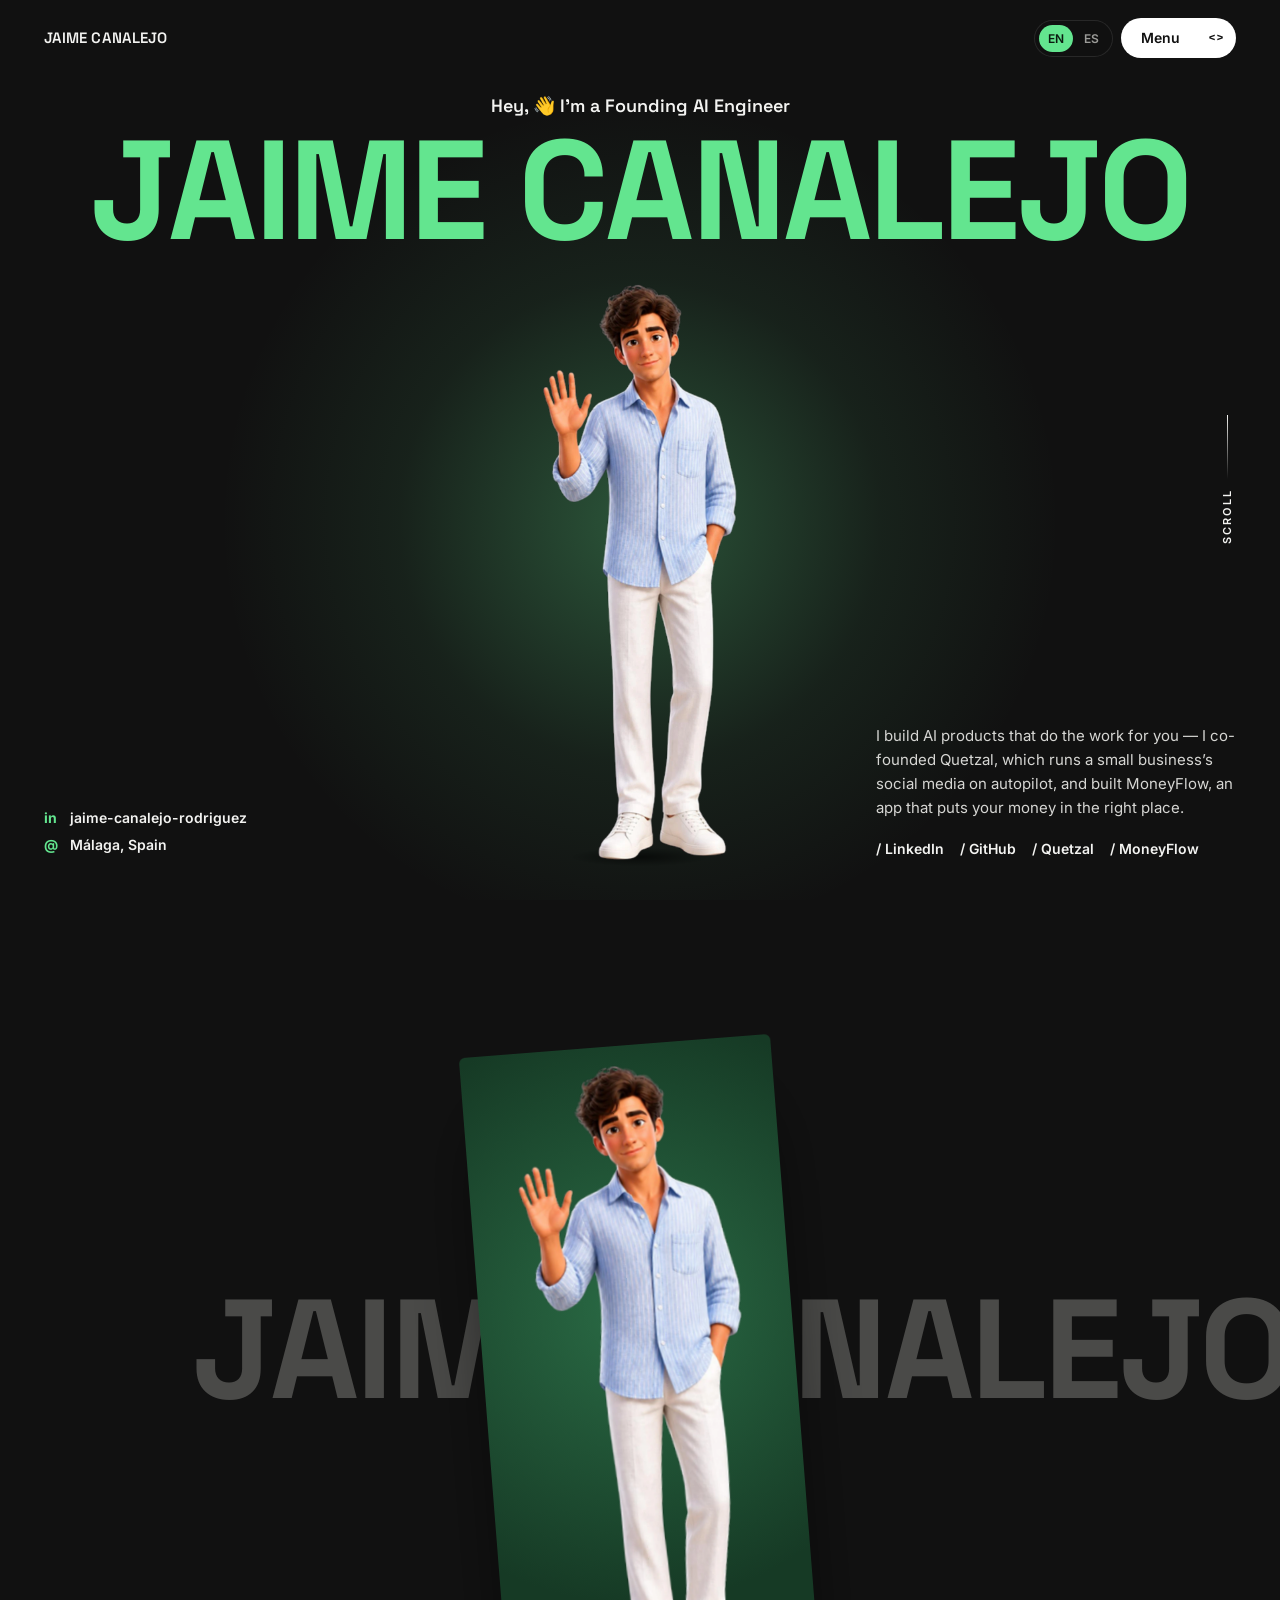
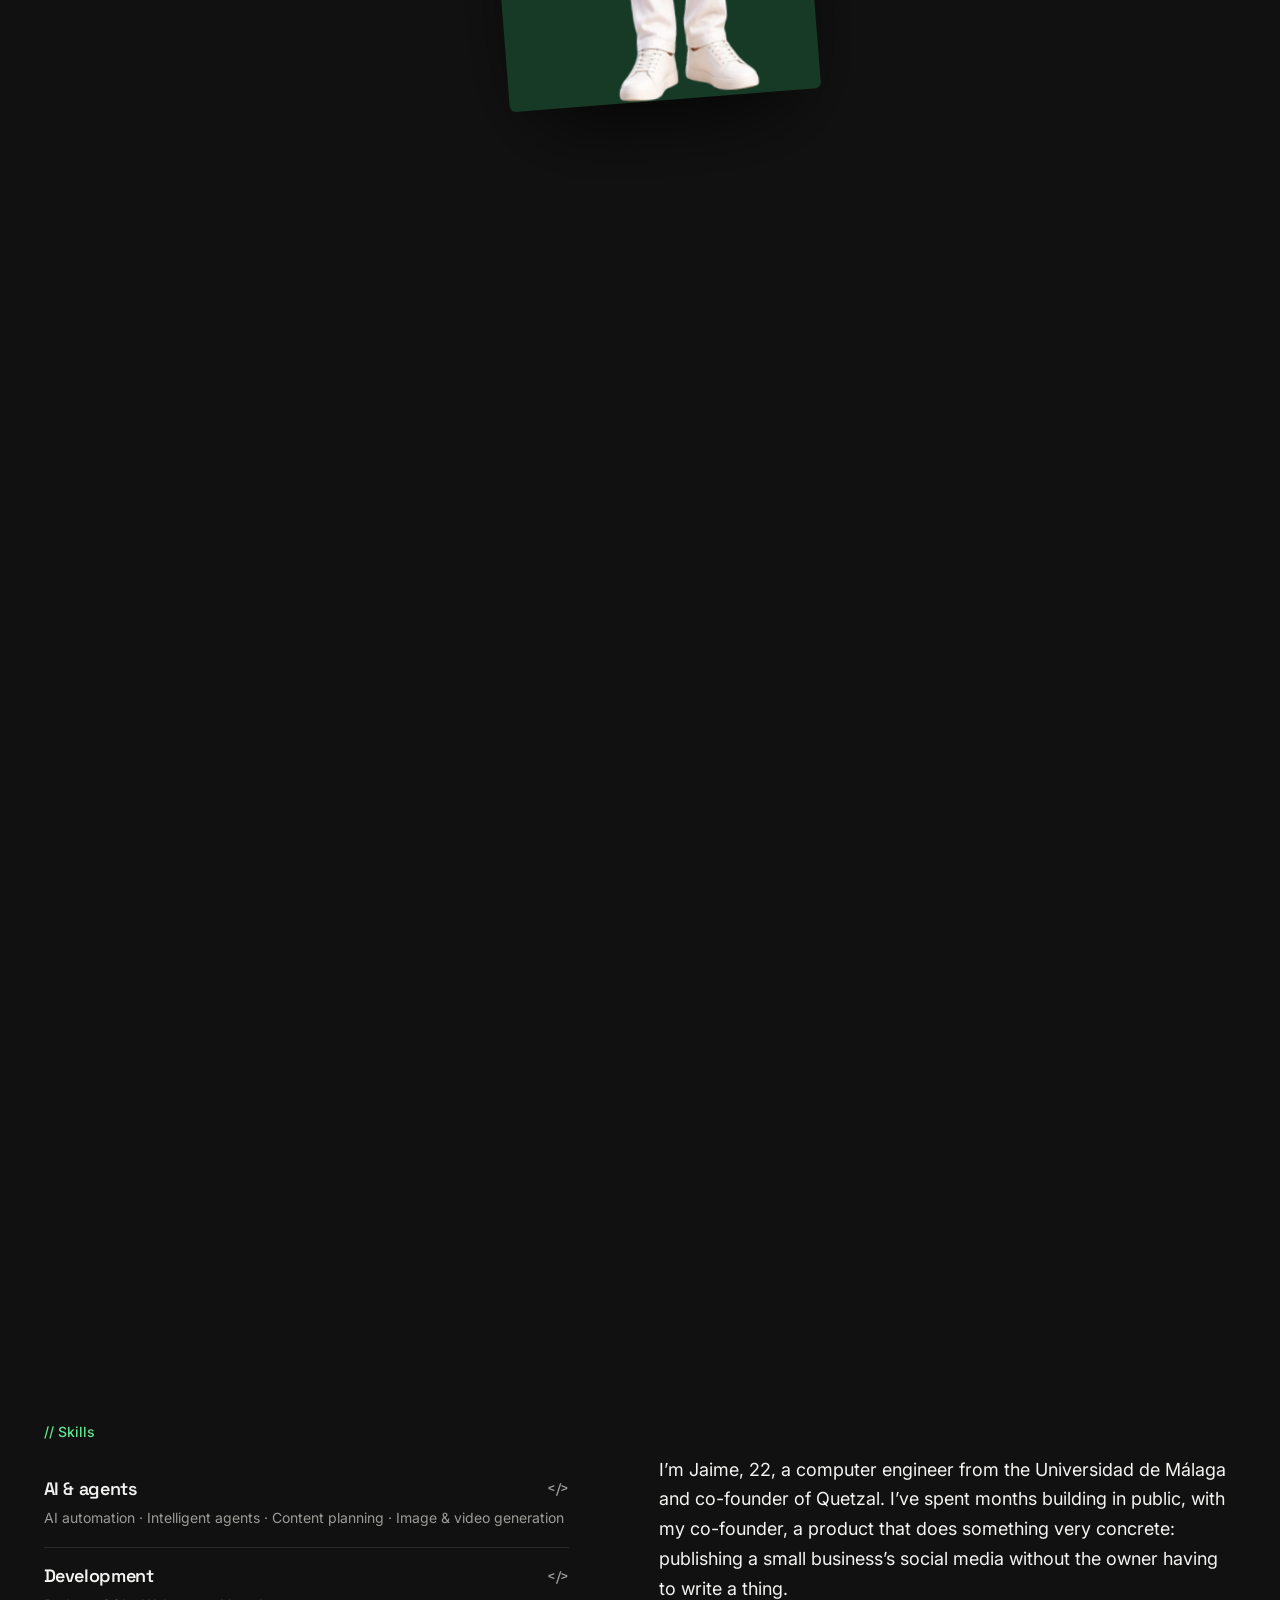
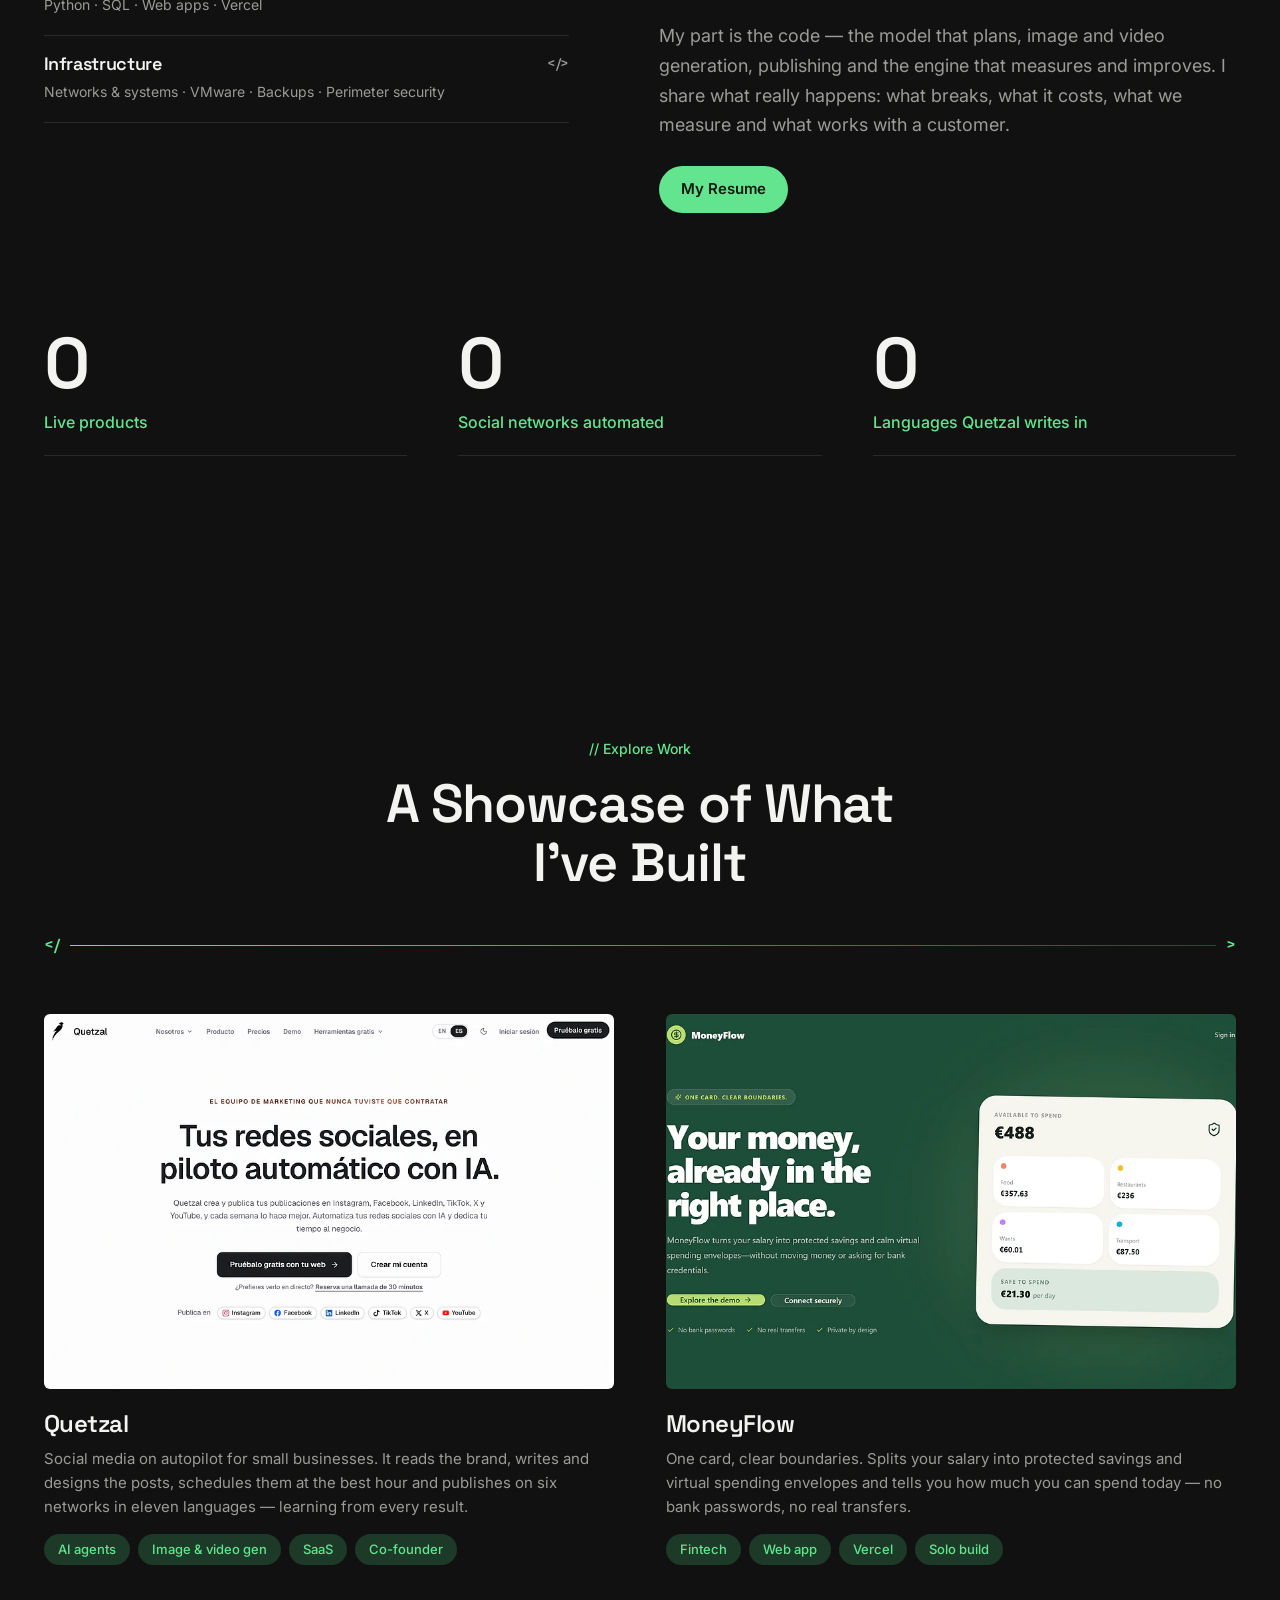
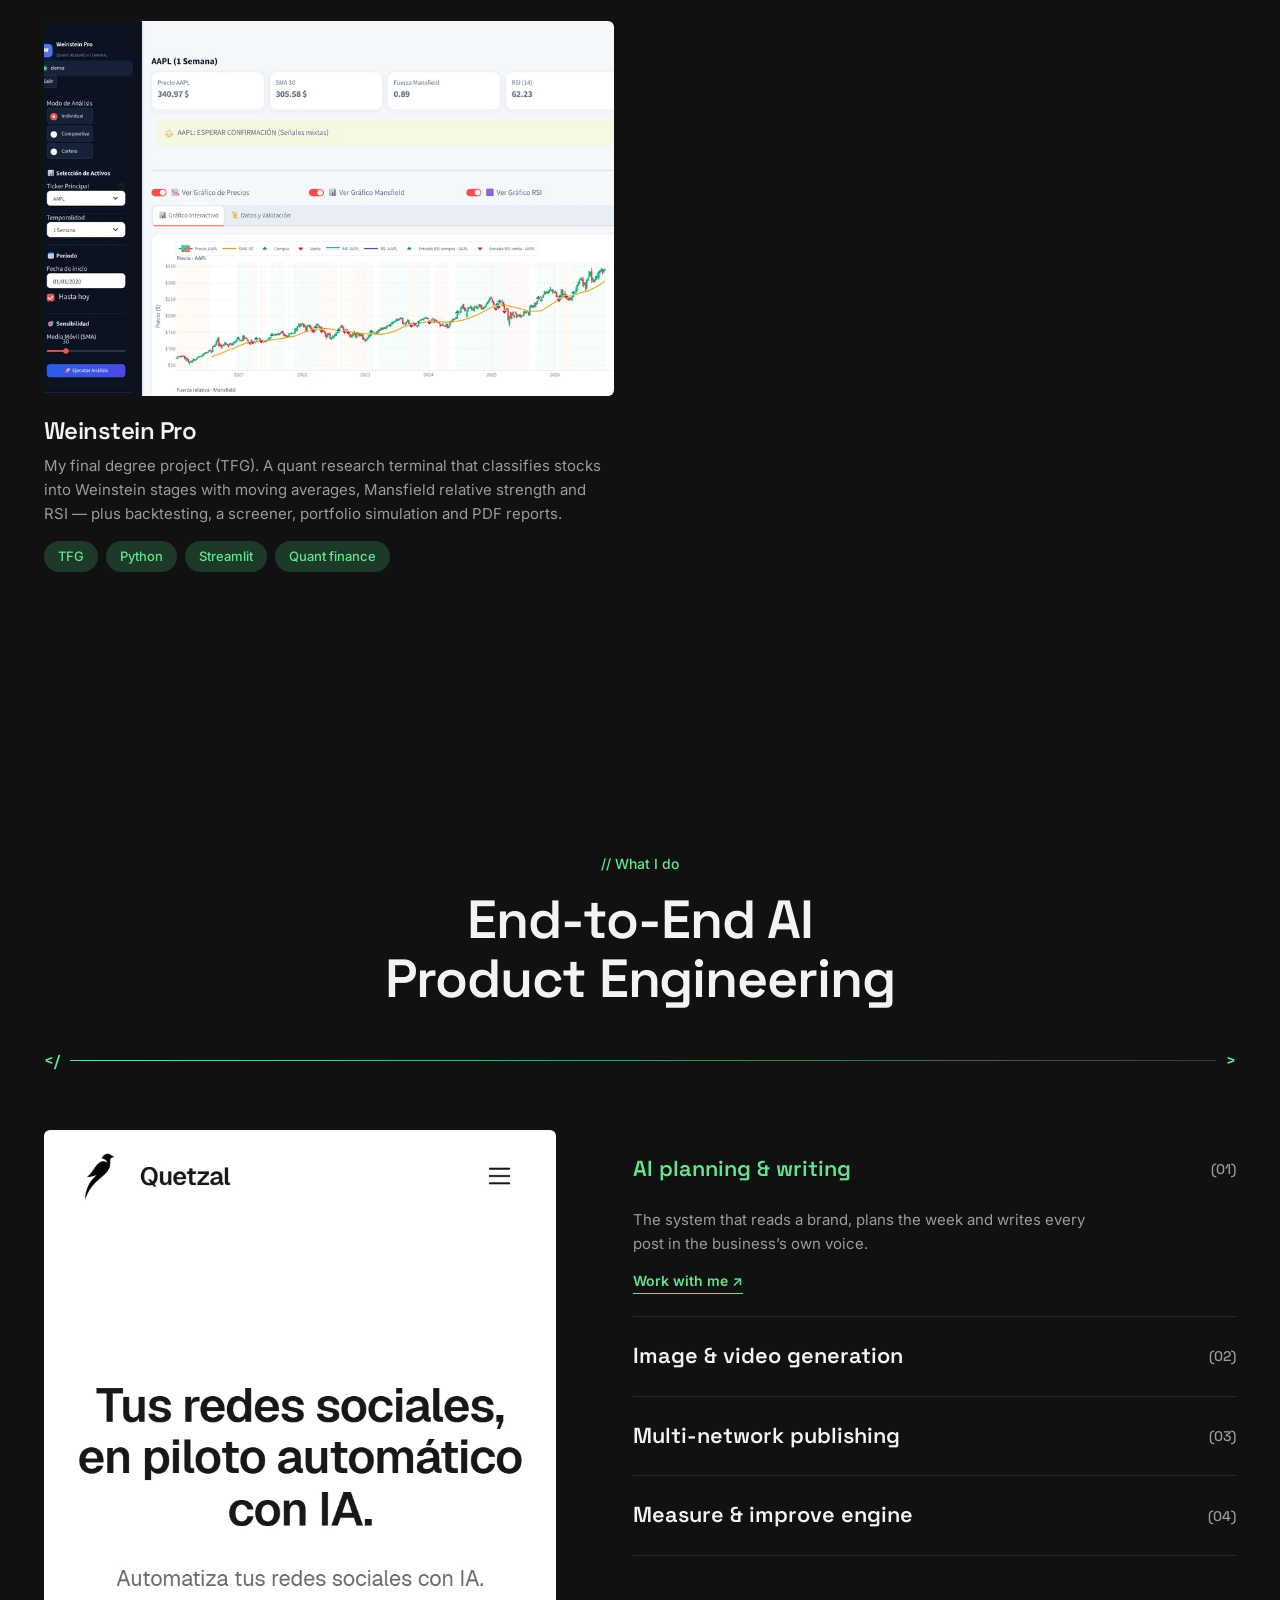
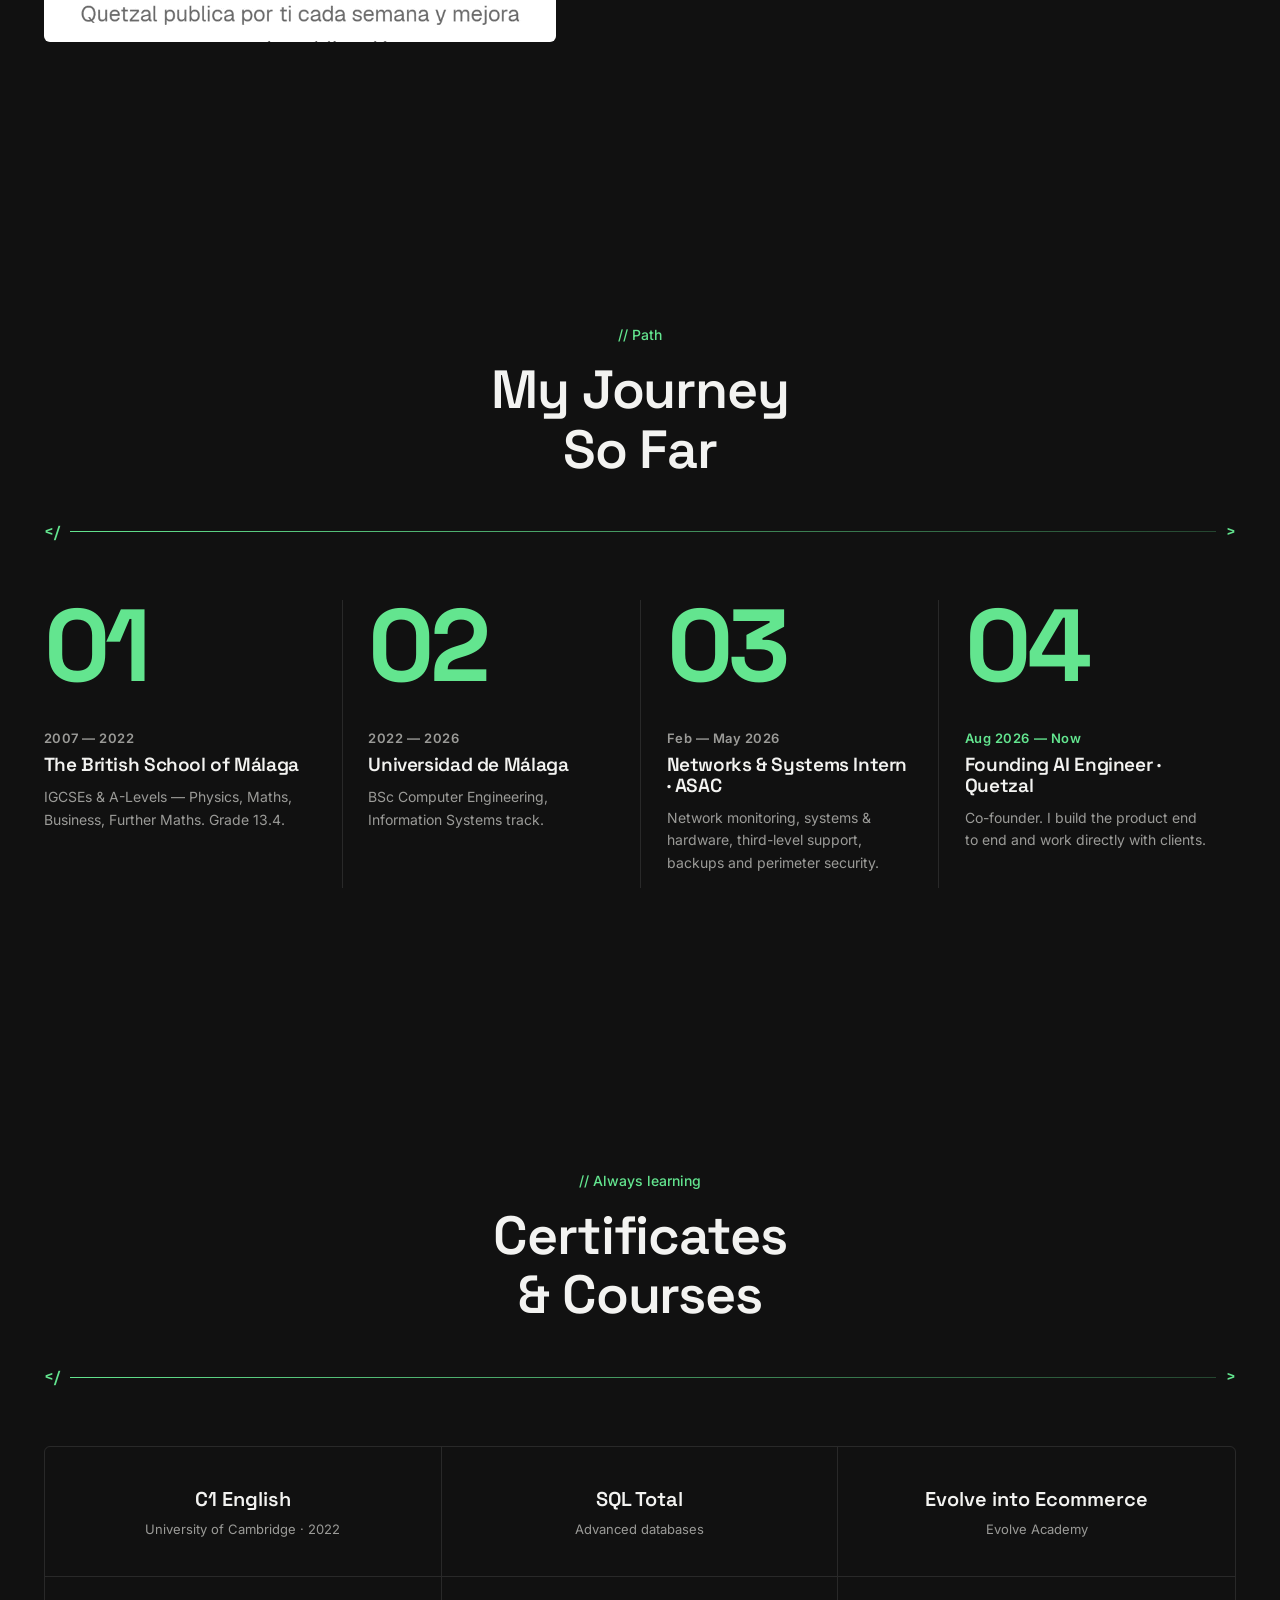
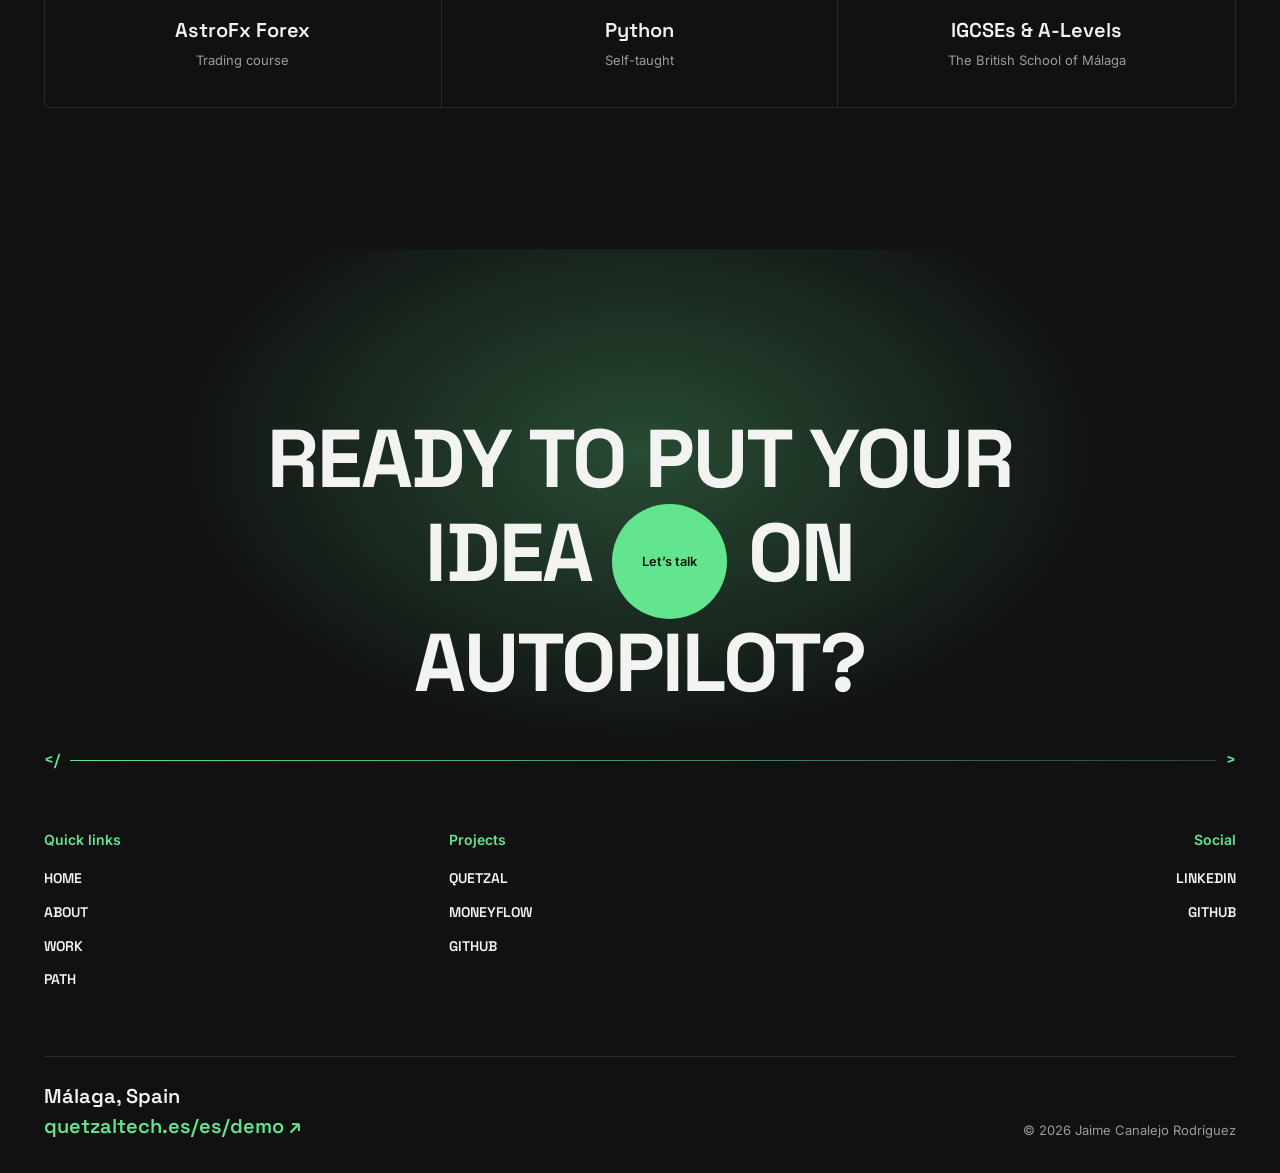
<file: index.html>
<!doctype html>
<html lang="en">
<head>
  <meta charset="utf-8">
  <meta name="viewport" content="width=device-width, initial-scale=1, viewport-fit=cover">
  <title>Jaime Canalejo</title>
  <meta name="description" content="Jaime Canalejo Rodríguez — Founding AI Engineer and co-founder of Quetzal, builder of MoneyFlow. Computer Engineering at Universidad de Málaga.">
  <meta name="theme-color" content="#111111">
  <meta property="og:title" content="Jaime Canalejo — Founding AI Engineer">
  <meta property="og:description" content="Co-founder of Quetzal (social media on autopilot for small businesses) and builder of MoneyFlow. Málaga, Spain.">
  <meta property="og:type" content="website">
  <meta property="og:url" content="https://jaimecanalejo.vercel.app/">
  <meta property="og:image" content="https://jaimecanalejo.vercel.app/assets/og.png">
  <meta name="twitter:card" content="summary_large_image">
  <link rel="canonical" href="https://jaimecanalejo.vercel.app/">
  <link rel="icon" href="/assets/favicon.svg" type="image/svg+xml">
  <link rel="preconnect" href="https://fonts.googleapis.com">
  <link rel="preconnect" href="https://fonts.gstatic.com" crossorigin>
  <link href="https://fonts.googleapis.com/css2?family=Space+Grotesk:wght@400;500;600;700&family=Inter:wght@400;500;600&display=swap" rel="stylesheet">
  <link rel="stylesheet" href="/styles.css">
  <script>
    (function () {
      var l = null;
      try { l = localStorage.getItem('lang'); } catch (e) {}
      if (!l) l = (navigator.language || 'en').toLowerCase().indexOf('es') === 0 ? 'es' : 'en';
      document.documentElement.lang = l;
    })();
  </script>
  <script type="application/ld+json">
  {"@context":"https://schema.org","@type":"Person","name":"Jaime Canalejo Rodríguez","alternateName":"Jaime Canalejo",
   "url":"https://jaimecanalejo.vercel.app/","jobTitle":"Founding AI Engineer",
   "image":"https://jaimecanalejo.vercel.app/assets/jaime-cartoon-hq.webp",
   "worksFor":{"@type":"Organization","name":"Quetzal","url":"https://quetzaltech.es/"},
   "alumniOf":[{"@type":"CollegeOrUniversity","name":"Universidad de Málaga"},{"@type":"School","name":"The British School of Málaga"}],
   "sameAs":["https://www.linkedin.com/in/jaime-canalejo-rodriguez-050bb5270/","https://github.com/canalejojaime","https://quetzaltech.es/"],
   "address":{"@type":"PostalAddress","addressLocality":"Málaga","addressCountry":"ES"}}
  </script>
</head>
<body>
  <a class="skip" href="#work"><span class="en">Skip to projects</span><span class="es">Ir a proyectos</span></a>

  <!-- ===== Header ===== -->
  <header class="top">
    <a href="#top" class="brand">JAIME CANALEJO</a>
    <div class="top-right">
      <button class="lang" id="lang" type="button" aria-label="Switch language / Cambiar idioma">
        <span data-l="en">EN</span><span data-l="es">ES</span>
      </button>
      <button class="menu-btn" id="menuBtn" type="button" aria-expanded="false" aria-controls="menu">
        <span class="menu-label"><span class="en">Menu</span><span class="es">Menú</span></span>
        <span class="menu-code" aria-hidden="true">&lt;&gt;</span>
      </button>
    </div>
  </header>

  <!-- ===== Overlay menu ===== -->
  <nav class="menu" id="menu" aria-label="Main">
    <ol class="menu-list">
      <li><a href="#about"><span class="menu-n">01</span><span class="en">About</span><span class="es">Sobre mí</span></a></li>
      <li><a href="#work"><span class="menu-n">02</span><span class="en">Work</span><span class="es">Proyectos</span></a></li>
      <li><a href="#services"><span class="menu-n">03</span><span class="en">What I do</span><span class="es">Qué hago</span></a></li>
      <li><a href="#path"><span class="menu-n">04</span><span class="en">Path</span><span class="es">Trayectoria</span></a></li>
      <li><a href="#contact"><span class="menu-n">05</span><span class="en">Contact</span><span class="es">Contacto</span></a></li>
    </ol>
    <div class="menu-foot">
      <a href="https://www.linkedin.com/in/jaime-canalejo-rodriguez-050bb5270/" target="_blank" rel="noopener">LinkedIn ↗</a>
      <a href="https://github.com/canalejojaime" target="_blank" rel="noopener">GitHub ↗</a>
      <a href="https://quetzaltech.es/" target="_blank" rel="noopener">Quetzal ↗</a>
    </div>
  </nav>

  <main id="top">

    <!-- ===== Hero ===== -->
    <section class="hero">
      <div class="hero-glow" aria-hidden="true"></div>
      <div class="container hero-grid">
        <p class="hero-hey fade">
          <span class="en">Hey, <span class="wave">👋</span> I’m a Founding AI Engineer</span>
          <span class="es">Hola, <span class="wave">👋</span> soy Founding AI Engineer</span>
        </p>
        <h1 class="hero-name fade">JAIME CANALEJO</h1>

        <figure class="hero-photo fade">
          <img src="/assets/jaime-cartoon-hq.webp" alt="Cartoon of Jaime Canalejo waving" width="586" height="1748" fetchpriority="high">
        </figure>

        <div class="hero-contact fade">
          <p><b>in</b> <a href="https://www.linkedin.com/in/jaime-canalejo-rodriguez-050bb5270/" target="_blank" rel="noopener">jaime-canalejo-rodriguez</a></p>
          <p><b>@</b> Málaga, <span class="en">Spain</span><span class="es">España</span></p>
        </div>

        <div class="hero-bio fade">
          <p>
            <span class="en">I build AI products that do the work for you — I co-founded Quetzal, which runs a small business’s social media on autopilot, and built MoneyFlow, an app that puts your money in the right place.</span>
            <span class="es">Construyo productos con IA que hacen el trabajo por ti — cofundé Quetzal, que lleva las redes de una pyme en piloto automático, y creé MoneyFlow, una app que pone tu dinero en su sitio.</span>
          </p>
          <ul class="hero-social">
            <li><a href="https://www.linkedin.com/in/jaime-canalejo-rodriguez-050bb5270/" target="_blank" rel="noopener">/ LinkedIn</a></li>
            <li><a href="https://github.com/canalejojaime" target="_blank" rel="noopener">/ GitHub</a></li>
            <li><a href="https://quetzaltech.es/" target="_blank" rel="noopener">/ Quetzal</a></li>
            <li><a href="https://moneyflow-ten-rho.vercel.app/" target="_blank" rel="noopener">/ MoneyFlow</a></li>
          </ul>
        </div>

        <div class="scroll-cue" aria-hidden="true"><span class="scroll-line"></span><span class="scroll-txt">SCROLL</span></div>
      </div>
    </section>

    <!-- ===== Pinned marquee with tilted cards ===== -->
    <section class="reel" id="reel" aria-label="Gallery">
      <div class="reel-pin">
        <div class="reel-track" id="reelTrack" aria-hidden="true">
          <span>JAIME CANALEJO</span><i>✱</i><span>QUETZAL</span><i>✱</i><span>MONEYFLOW</span><i>✱</i><span>WEINSTEIN PRO</span><i>✱</i>
          <span>JAIME CANALEJO</span><i>✱</i><span>QUETZAL</span><i>✱</i><span>MONEYFLOW</span><i>✱</i><span>WEINSTEIN PRO</span><i>✱</i>
          <span>JAIME CANALEJO</span><i>✱</i>
        </div>
        <div class="reel-cards" id="reelCards">
          <figure class="reel-card reel-toon"><img src="/assets/jaime-cartoon-hq.webp" alt="Cartoon of Jaime" loading="lazy"></figure>
          <figure class="reel-card"><img src="/assets/quetzal-1600.webp" srcset="/assets/quetzal-900.webp 900w, /assets/quetzal-1600.webp 1600w, /assets/quetzal-2560.webp 2560w" sizes="min(820px, 88vw)" alt="Quetzal website" loading="lazy"></figure>
          <figure class="reel-card"><img src="/assets/moneyflow-1600.webp" srcset="/assets/moneyflow-900.webp 900w, /assets/moneyflow-1600.webp 1600w, /assets/moneyflow-2560.webp 2560w" sizes="min(820px, 88vw)" alt="MoneyFlow website" loading="lazy"></figure>
          <figure class="reel-card"><img src="/assets/tfg-hq-1600.webp" srcset="/assets/tfg-hq-900.webp 900w, /assets/tfg-hq-1600.webp 1600w, /assets/tfg-hq-2560.webp 2560w" sizes="min(820px, 88vw)" alt="Weinstein Pro analysis terminal" loading="lazy"></figure>
        </div>
      </div>
    </section>

    <!-- ===== About: skills + text + stats ===== -->
    <section class="about section" id="about">
      <div class="container about-grid">
        <div class="skills fade">
          <p class="label">// <span class="en">Skills</span><span class="es">Aptitudes</span></p>
          <div class="skill">
            <h3><span class="en">AI &amp; agents</span><span class="es">IA y agentes</span> <span class="code">&lt;/&gt;</span></h3>
            <p><span class="en">AI automation · Intelligent agents · Content planning · Image &amp; video generation</span><span class="es">Automatización con IA · Agentes inteligentes · Planificación de contenido · Generación de imagen y vídeo</span></p>
          </div>
          <div class="skill">
            <h3><span class="en">Development</span><span class="es">Desarrollo</span> <span class="code">&lt;/&gt;</span></h3>
            <p><span class="en">Python · SQL · Web apps · Vercel</span><span class="es">Python · SQL · Apps web · Vercel</span></p>
          </div>
          <div class="skill">
            <h3><span class="en">Infrastructure</span><span class="es">Infraestructura</span> <span class="code">&lt;/&gt;</span></h3>
            <p><span class="en">Networks &amp; systems · VMware · Backups · Perimeter security</span><span class="es">Redes y sistemas · VMware · Copias de seguridad · Seguridad perimetral</span></p>
          </div>
        </div>

        <div class="about-text fade">
          <p>
            <span class="en">I’m Jaime, 22, a computer engineer from the Universidad de Málaga and co-founder of Quetzal. I’ve spent months building in public, with my co-founder, a product that does something very concrete: publishing a small business’s social media without the owner having to write a thing.</span>
            <span class="es">Soy Jaime, tengo 22 años, ingeniero informático por la Universidad de Málaga y cofundador de Quetzal. Llevo meses construyendo en público, con mi cofundador, un producto que hace algo muy concreto: publicar las redes sociales de un negocio pequeño sin que su dueño tenga que escribir nada.</span>
          </p>
          <p class="muted">
            <span class="en">My part is the code — the model that plans, image and video generation, publishing and the engine that measures and improves. I share what really happens: what breaks, what it costs, what we measure and what works with a customer.</span>
            <span class="es">Mi parte es el código: el modelo que planifica, la generación de imágenes y vídeo, la publicación y el motor que mide y mejora. Cuento lo que pasa de verdad: lo que se rompe, lo que cuesta, lo que medimos y lo que funciona con un cliente.</span>
          </p>
          <a class="pill" href="https://www.linkedin.com/in/jaime-canalejo-rodriguez-050bb5270/" target="_blank" rel="noopener"><span class="en">My Resume</span><span class="es">Mi CV</span></a>
        </div>
      </div>

      <div class="container stats">
        <div class="stat fade"><b><span class="count" data-to="2">2</span></b><p><span class="en">Live products</span><span class="es">Productos en vivo</span></p></div>
        <div class="stat fade"><b><span class="count" data-to="6">6</span></b><p><span class="en">Social networks automated</span><span class="es">Redes sociales automatizadas</span></p></div>
        <div class="stat fade"><b><span class="count" data-to="11">11</span></b><p><span class="en">Languages Quetzal writes in</span><span class="es">Idiomas en los que escribe Quetzal</span></p></div>
      </div>
    </section>

    <!-- ===== Work ===== -->
    <section class="work section" id="work">
      <div class="container">
        <div class="sec-head fade">
          <p class="label">// <span class="en">Explore Work</span><span class="es">Explora mi trabajo</span></p>
          <h2><span class="en">A Showcase of What<br>I’ve Built</span><span class="es">Una muestra de lo<br>que he construido</span></h2>
        </div>
        <div class="divider" aria-hidden="true"><span>&lt;/</span><i></i><span>&gt;</span></div>

        <div class="projects">
          <article class="project fade">
            <a class="project-img" href="https://quetzaltech.es/" target="_blank" rel="noopener" aria-label="Open Quetzal">
              <img src="/assets/quetzal-1600.webp" srcset="/assets/quetzal-900.webp 900w, /assets/quetzal-1600.webp 1600w, /assets/quetzal-2560.webp 2560w" sizes="(max-width: 1000px) 92vw, 600px" alt="Quetzal website" width="1280" height="800" loading="lazy">
              <span class="project-open" aria-hidden="true">↗</span>
            </a>
            <h3>Quetzal</h3>
            <p><span class="en">Social media on autopilot for small businesses. It reads the brand, writes and designs the posts, schedules them at the best hour and publishes on six networks in eleven languages — learning from every result.</span><span class="es">Redes sociales en piloto automático para pymes. Lee la marca, escribe y diseña las publicaciones, las programa a la mejor hora y las publica en seis redes y once idiomas — aprendiendo de cada resultado.</span></p>
            <ul class="tags">
              <li><span class="en">AI agents</span><span class="es">Agentes IA</span></li>
              <li><span class="en">Image &amp; video gen</span><span class="es">Imagen y vídeo IA</span></li>
              <li>SaaS</li>
              <li><span class="en">Co-founder</span><span class="es">Cofundador</span></li>
            </ul>
          </article>

          <article class="project fade">
            <a class="project-img" href="https://moneyflow-ten-rho.vercel.app/" target="_blank" rel="noopener" aria-label="Open MoneyFlow">
              <img src="/assets/moneyflow-1600.webp" srcset="/assets/moneyflow-900.webp 900w, /assets/moneyflow-1600.webp 1600w, /assets/moneyflow-2560.webp 2560w" sizes="(max-width: 1000px) 92vw, 600px" alt="MoneyFlow website" width="1280" height="800" loading="lazy">
              <span class="project-open" aria-hidden="true">↗</span>
            </a>
            <h3>MoneyFlow</h3>
            <p><span class="en">One card, clear boundaries. Splits your salary into protected savings and virtual spending envelopes and tells you how much you can spend today — no bank passwords, no real transfers.</span><span class="es">Una tarjeta, límites claros. Reparte tu sueldo entre ahorro protegido y sobres virtuales de gasto y te dice cuánto puedes gastar hoy — sin contraseñas del banco ni transferencias reales.</span></p>
            <ul class="tags">
              <li>Fintech</li>
              <li><span class="en">Web app</span><span class="es">App web</span></li>
              <li>Vercel</li>
              <li><span class="en">Solo build</span><span class="es">Proyecto propio</span></li>
            </ul>
          </article>

          <article class="project fade">
            <a class="project-img" href="https://github.com/Jaimecanalejo/TFG---Jaime-Canalejo" target="_blank" rel="noopener" aria-label="Open Weinstein Pro on GitHub">
              <img src="/assets/tfg-hq-1600.webp" srcset="/assets/tfg-hq-900.webp 900w, /assets/tfg-hq-1600.webp 1600w, /assets/tfg-hq-2560.webp 2560w" sizes="(max-width: 1000px) 92vw, 600px" alt="Weinstein Pro analysis terminal" width="1280" height="800" loading="lazy">
              <span class="project-open" aria-hidden="true">↗</span>
            </a>
            <h3>Weinstein Pro</h3>
            <p><span class="en">My final degree project (TFG). A quant research terminal that classifies stocks into Weinstein stages with moving averages, Mansfield relative strength and RSI — plus backtesting, a screener, portfolio simulation and PDF reports.</span><span class="es">Mi Trabajo de Fin de Grado. Un terminal de análisis cuantitativo que clasifica acciones en las etapas de Weinstein con medias móviles, fuerza relativa de Mansfield y RSI — con backtesting, screener, simulación de carteras e informes en PDF.</span></p>
            <ul class="tags">
              <li>TFG</li>
              <li>Python</li>
              <li>Streamlit</li>
              <li><span class="en">Quant finance</span><span class="es">Finanzas cuantitativas</span></li>
            </ul>
          </article>
        </div>
      </div>
    </section>

    <!-- ===== Services ===== -->
    <section class="services section" id="services">
      <div class="container">
        <div class="sec-head fade">
          <p class="label">// <span class="en">What I do</span><span class="es">Qué hago</span></p>
          <h2><span class="en">End-to-End AI<br>Product Engineering</span><span class="es">Ingeniería de producto<br>con IA, de punta a punta</span></h2>
        </div>
        <div class="divider" aria-hidden="true"><span>&lt;/</span><i></i><span>&gt;</span></div>

        <div class="services-grid">
          <figure class="services-img fade">
            <img src="/assets/quetzal-mobile.jpg" alt="Quetzal on a phone" loading="lazy">
          </figure>
          <ol class="acc" id="acc">
            <li class="open">
              <button type="button" aria-expanded="true"><span><span class="en">AI planning &amp; writing</span><span class="es">Planificación y escritura con IA</span></span><span class="acc-n">(01)</span></button>
              <div class="acc-body"><div><p><span class="en">The system that reads a brand, plans the week and writes every post in the business’s own voice.</span><span class="es">El sistema que lee una marca, planifica la semana y escribe cada publicación con la voz del negocio.</span></p><a href="#contact"><span class="en">Work with me</span><span class="es">Trabaja conmigo</span> ↗</a></div></div>
            </li>
            <li>
              <button type="button" aria-expanded="false"><span><span class="en">Image &amp; video generation</span><span class="es">Generación de imagen y vídeo</span></span><span class="acc-n">(02)</span></button>
              <div class="acc-body"><div><p><span class="en">Posts, carousels, infographics and AI reels designed to match each brand.</span><span class="es">Posts, carruseles, infografías y reels con IA diseñados para cada marca.</span></p></div></div>
            </li>
            <li>
              <button type="button" aria-expanded="false"><span><span class="en">Multi-network publishing</span><span class="es">Publicación multirred</span></span><span class="acc-n">(03)</span></button>
              <div class="acc-body"><div><p><span class="en">Scheduling at each account’s best hour and publishing to Instagram, Facebook, LinkedIn, TikTok, X and YouTube.</span><span class="es">Programación a la mejor hora de cada cuenta y publicación en Instagram, Facebook, LinkedIn, TikTok, X y YouTube.</span></p></div></div>
            </li>
            <li>
              <button type="button" aria-expanded="false"><span><span class="en">Measure &amp; improve engine</span><span class="es">Motor de medición y mejora</span></span><span class="acc-n">(04)</span></button>
              <div class="acc-body"><div><p><span class="en">An engine that reads the results of every post and makes the next one better. When something breaks for a client, I see it and I fix it.</span><span class="es">Un motor que lee los resultados de cada publicación y mejora la siguiente. Cuando algo falla a un cliente, lo veo yo y lo arreglo yo.</span></p></div></div>
            </li>
          </ol>
        </div>
      </div>
    </section>

    <!-- ===== Path ===== -->
    <section class="path section" id="path">
      <div class="container">
        <div class="sec-head fade">
          <p class="label">// <span class="en">Path</span><span class="es">Trayectoria</span></p>
          <h2><span class="en">My Journey<br>So Far</span><span class="es">Mi camino<br>hasta ahora</span></h2>
        </div>
        <div class="divider" aria-hidden="true"><span>&lt;/</span><i></i><span>&gt;</span></div>

        <ol class="steps">
          <li class="fade">
            <span class="big">01</span>
            <p class="when">2007 — 2022</p>
            <h3>The British School of Málaga</h3>
            <p>IGCSEs &amp; A-Levels — <span class="en">Physics, Maths, Business, Further Maths. Grade 13.4.</span><span class="es">Física, Matemáticas, Business, Matemáticas II. Nota 13,4.</span></p>
          </li>
          <li class="fade">
            <span class="big">02</span>
            <p class="when">2022 — 2026</p>
            <h3>Universidad de Málaga</h3>
            <p><span class="en">BSc Computer Engineering, Information Systems track.</span><span class="es">Grado en Ingeniería Informática, mención Sistemas de Información.</span></p>
          </li>
          <li class="fade">
            <span class="big">03</span>
            <p class="when">Feb — May 2026</p>
            <h3><span class="en">Networks &amp; Systems Intern · ASAC</span><span class="es">Becario de Redes y Sistemas · ASAC</span></h3>
            <p><span class="en">Network monitoring, systems &amp; hardware, third-level support, backups and perimeter security.</span><span class="es">Monitorización de redes, sistemas y hardware, soporte de tercer nivel, copias y seguridad perimetral.</span></p>
          </li>
          <li class="fade now">
            <span class="big">04</span>
            <p class="when"><span class="en">Aug 2026 — Now</span><span class="es">Ago 2026 — Hoy</span></p>
            <h3>Founding AI Engineer · Quetzal</h3>
            <p><span class="en">Co-founder. I build the product end to end and work directly with clients.</span><span class="es">Cofundador. Construyo el producto de punta a punta y trabajo directamente con clientes.</span></p>
          </li>
        </ol>
      </div>
    </section>

    <!-- ===== Certificates grid ===== -->
    <section class="certs section">
      <div class="container">
        <div class="sec-head fade">
          <p class="label">// <span class="en">Always learning</span><span class="es">Siempre aprendiendo</span></p>
          <h2><span class="en">Certificates<br>&amp; Courses</span><span class="es">Certificados<br>y cursos</span></h2>
        </div>
        <div class="divider" aria-hidden="true"><span>&lt;/</span><i></i><span>&gt;</span></div>
        <ul class="cert-grid fade">
          <li><b>C1 English</b><span>University of Cambridge · 2022</span></li>
          <li><b>SQL Total</b><span><span class="en">Advanced databases</span><span class="es">Bases de datos avanzado</span></span></li>
          <li><b>Evolve into Ecommerce</b><span>Evolve Academy</span></li>
          <li><b>AstroFx Forex</b><span><span class="en">Trading course</span><span class="es">Curso de trading</span></span></li>
          <li><b>Python</b><span><span class="en">Self-taught</span><span class="es">Autodidacta</span></span></li>
          <li><b>IGCSEs &amp; A-Levels</b><span>The British School of Málaga</span></li>
        </ul>
      </div>
    </section>

    <!-- ===== CTA + footer ===== -->
    <section class="cta" id="contact">
      <div class="cta-glow" aria-hidden="true"></div>
      <div class="container">
        <h2 class="cta-title fade">
          <span class="en">READY TO PUT YOUR<br>IDEA <a class="cta-btn" href="https://www.linkedin.com/in/jaime-canalejo-rodriguez-050bb5270/" target="_blank" rel="noopener">Let’s talk</a> ON<br>AUTOPILOT?</span>
          <span class="es">¿LISTO PARA PONER<br>TU IDEA <a class="cta-btn" href="https://www.linkedin.com/in/jaime-canalejo-rodriguez-050bb5270/" target="_blank" rel="noopener">Hablemos</a> EN<br>PILOTO AUTOMÁTICO?</span>
        </h2>
        <div class="divider" aria-hidden="true"><span>&lt;/</span><i></i><span>&gt;</span></div>

        <footer class="foot">
          <div>
            <p class="foot-h"><span class="en">Quick links</span><span class="es">Enlaces</span></p>
            <ul>
              <li><a href="#top"><span class="en">Home</span><span class="es">Inicio</span></a></li>
              <li><a href="#about"><span class="en">About</span><span class="es">Sobre mí</span></a></li>
              <li><a href="#work"><span class="en">Work</span><span class="es">Proyectos</span></a></li>
              <li><a href="#path"><span class="en">Path</span><span class="es">Trayectoria</span></a></li>
            </ul>
          </div>
          <div>
            <p class="foot-h"><span class="en">Projects</span><span class="es">Proyectos</span></p>
            <ul>
              <li><a href="https://quetzaltech.es/" target="_blank" rel="noopener">Quetzal</a></li>
              <li><a href="https://moneyflow-ten-rho.vercel.app/" target="_blank" rel="noopener">MoneyFlow</a></li>
              <li><a href="https://github.com/canalejojaime" target="_blank" rel="noopener">GitHub</a></li>
            </ul>
          </div>
          <div class="foot-right">
            <p class="foot-h">Social</p>
            <ul>
              <li><a href="https://www.linkedin.com/in/jaime-canalejo-rodriguez-050bb5270/" target="_blank" rel="noopener">LinkedIn</a></li>
              <li><a href="https://github.com/canalejojaime" target="_blank" rel="noopener">GitHub</a></li>
            </ul>
          </div>
        </footer>
        <div class="foot-bottom">
          <p class="foot-big">Málaga, <span class="en">Spain</span><span class="es">España</span><br><a href="https://quetzaltech.es/es/demo" target="_blank" rel="noopener">quetzaltech.es/es/demo ↗</a></p>
          <p class="foot-copy">© <span id="year">2026</span> Jaime Canalejo Rodríguez</p>
        </div>
      </div>
    </section>
  </main>

  <script src="/main.js" defer></script>
</body>
</html>
</file>
<file: styles.css>
/* ---------- Tokens ---------- */
:root {
  --bg: #111111;
  --surface: #181818;
  --surface-2: #1f1f1f;
  --text: #f3f3f1;
  --muted: #9b9b98;
  --faint: #5c5c5a;
  --line: rgba(255, 255, 255, 0.1);
  --green: #63e58f;
  --green-deep: #1c3a27;
  --green-ink: #0b1a10;

  --head: "Space Grotesk", ui-sans-serif, system-ui, sans-serif;
  --body: "Inter", ui-sans-serif, system-ui, sans-serif;

  --gutter: clamp(16px, 3.4vw, 48px);
  --max: 1320px;
  --ease: cubic-bezier(0.22, 1, 0.36, 1);
}

/* ---------- Base ---------- */
*, *::before, *::after { box-sizing: border-box; }
html { scroll-behavior: smooth; -webkit-text-size-adjust: 100%; }
body {
  margin: 0; background: var(--bg); color: var(--text);
  font-family: var(--body); font-size: 16px; line-height: 1.6;
  -webkit-font-smoothing: antialiased; overflow-x: hidden;
}
img { display: block; max-width: 100%; }
a { color: inherit; text-decoration: none; }
p { margin: 0 0 1em; }
h1, h2, h3 { margin: 0; font-family: var(--head); font-weight: 600; letter-spacing: -0.02em; line-height: 1.1; }
ul, ol { margin: 0; padding: 0; list-style: none; }
button { font: inherit; color: inherit; }
::selection { background: var(--green); color: var(--green-ink); }
:focus-visible { outline: 2px solid var(--green); outline-offset: 3px; border-radius: 4px; }
.muted { color: var(--muted); }

html[lang="en"] .es, html[lang="es"] .en { display: none !important; }

.skip {
  position: fixed; left: 12px; top: 12px; z-index: 200; transform: translateY(-200%);
  background: var(--green); color: var(--green-ink); padding: 8px 14px; border-radius: 999px; font-weight: 600;
}
.skip:focus { transform: none; }

.container { width: 100%; max-width: var(--max); margin: 0 auto; padding: 0 var(--gutter); }
.section { padding: clamp(80px, 11vw, 150px) 0; }

/* Fade-up on scroll */
.fade { opacity: 0; transform: translateY(28px); transition: opacity .9s var(--ease), transform .9s var(--ease); }
.fade.in { opacity: 1; transform: none; }

/* ---------- Header ---------- */
.top {
  position: fixed; inset: 0 0 auto; z-index: 100;
  display: flex; align-items: center; justify-content: space-between;
  padding: 18px max(var(--gutter), calc((100vw - var(--max)) / 2 + var(--gutter)));
  pointer-events: none;
}
.top > * { pointer-events: auto; }
.brand { font-family: var(--head); font-weight: 600; font-size: 15px; letter-spacing: .01em; mix-blend-mode: difference; }
.top-right { display: flex; align-items: center; gap: 8px; }
.lang {
  display: flex; gap: 2px; padding: 4px; border-radius: 999px; cursor: pointer;
  background: rgba(17,17,17,.7); border: 1px solid var(--line); backdrop-filter: blur(8px);
}
.lang span { padding: 4px 9px; border-radius: 999px; font-size: 12px; font-weight: 600; color: var(--muted); transition: all .25s; }
html[lang="en"] .lang [data-l="en"], html[lang="es"] .lang [data-l="es"] { background: var(--green); color: var(--green-ink); }
.menu-btn {
  display: inline-flex; align-items: center; gap: 28px; cursor: pointer;
  padding: 9px 12px 9px 20px; border: 0; border-radius: 999px;
  background: #fff; color: #111; font-weight: 600; font-size: 14px;
  transition: transform .3s var(--ease);
}
.menu-btn:hover { transform: scale(1.04); }
.menu-code { font-family: var(--head); font-size: 13px; transition: transform .4s var(--ease); }
body.menu-open .menu-code { transform: rotate(90deg); }

/* ---------- Overlay menu ---------- */
.menu {
  position: fixed; inset: 0; z-index: 90;
  display: flex; flex-direction: column; justify-content: center; gap: 48px;
  padding: 100px var(--gutter) 40px;
  background: rgba(14,14,14,.97); backdrop-filter: blur(12px);
  clip-path: circle(0% at calc(100% - 80px) 38px);
  transition: clip-path .8s var(--ease); visibility: hidden;
}
body.menu-open .menu { clip-path: circle(150% at calc(100% - 80px) 38px); visibility: visible; }
body.menu-open { overflow: hidden; }
.menu-list a {
  display: flex; align-items: baseline; gap: 20px;
  font-family: var(--head); font-weight: 600; text-transform: uppercase;
  font-size: clamp(40px, 8vw, 96px); line-height: 1.05; letter-spacing: -0.03em;
  color: var(--text); transition: color .25s, padding .4s var(--ease);
}
.menu-list a:hover { color: var(--green); padding-left: 16px; }
.menu-n { font-size: 14px; color: var(--green); letter-spacing: 0; }
.menu-foot { display: flex; flex-wrap: wrap; gap: 24px; color: var(--muted); font-weight: 500; }
.menu-foot a:hover { color: var(--green); }

/* ---------- Hero ---------- */
.hero { position: relative; min-height: 100vh; min-height: 100svh; padding: 92px 0 40px; overflow: hidden; display: flex; }
.hero-glow {
  position: absolute; left: 50%; top: 58%; width: min(900px, 120vw); aspect-ratio: 1; transform: translate(-50%, -50%);
  background: radial-gradient(circle, rgba(99,229,143,.32) 0%, rgba(99,229,143,.08) 38%, transparent 66%);
  pointer-events: none;
}
.hero-grid {
  position: relative; flex: 1;
  display: grid; grid-template-columns: 1fr minmax(260px, 380px) 1fr; grid-template-rows: auto auto 1fr;
  column-gap: 32px;
}
.hero-hey { grid-column: 1 / -1; text-align: center; font-family: var(--head); font-weight: 600; font-size: 18px; margin: 0 0 6px; }
.wave { display: inline-block; transform-origin: 70% 80%; animation: wave 2.4s ease-in-out 1s infinite; }
@keyframes wave { 0%, 60%, 100% { transform: rotate(0); } 10%, 30% { transform: rotate(16deg); } 20%, 40% { transform: rotate(-8deg); } }
.hero-name {
  grid-column: 1 / -1; position: relative; z-index: 1;
  font-family: var(--head); font-weight: 700; text-transform: uppercase;
  font-size: clamp(56px, 11vw, 150px); line-height: .9; letter-spacing: -0.02em;
  color: var(--green); white-space: nowrap; text-align: center;
}
.hero-photo {
  grid-column: 2; grid-row: 3; align-self: end; justify-self: center; position: relative; z-index: 2;
  margin: -3.2vw 0 0; height: min(64vh, 620px); aspect-ratio: 586 / 1748;
}
.hero-photo img {
  width: 100%; height: 100%; object-fit: contain; object-position: bottom;
  animation: idle 4.5s ease-in-out infinite; transform-origin: 50% 100%;
}
@keyframes idle { 0%, 100% { translate: 0 0; } 50% { translate: 0 -8px; } }
.hero-photo::after {
  content: ""; position: absolute; left: 50%; bottom: -6px; width: 70%; height: 18px; transform: translateX(-50%);
  background: radial-gradient(ellipse, rgba(0,0,0,.55), transparent 70%); z-index: -1;
  animation: shadow 4.5s ease-in-out infinite;
}
@keyframes shadow { 0%, 100% { opacity: 1; width: 70%; } 50% { opacity: .7; width: 60%; } }
.hero-contact { grid-column: 1; grid-row: 3; align-self: end; font-weight: 600; font-size: 14px; }
.hero-contact p { margin: 0 0 4px; }
.hero-contact b { display: inline-block; min-width: 22px; color: var(--green); }
.hero-contact a:hover { color: var(--green); }
.hero-bio { grid-column: 3; grid-row: 3; align-self: end; max-width: 360px; justify-self: end; font-size: 15px; color: #d6d6d3; }
.hero-social { display: flex; flex-wrap: wrap; gap: 6px 16px; margin-top: 18px; font-weight: 600; font-size: 14px; color: var(--text); }
.hero-social a:hover { color: var(--green); }
.scroll-cue {
  position: absolute; right: var(--gutter); top: 42%;
  display: flex; flex-direction: column; align-items: center; gap: 10px;
}
.scroll-line { width: 1px; height: 64px; background: linear-gradient(var(--text), transparent); animation: drip 2s var(--ease) infinite; transform-origin: top; }
@keyframes drip { 0% { transform: scaleY(0); } 50% { transform: scaleY(1); } 100% { transform: scaleY(1); opacity: 0; } }
.scroll-txt { writing-mode: vertical-rl; transform: rotate(180deg); font-size: 11px; font-weight: 600; letter-spacing: .2em; }

/* ---------- Reel (pinned marquee + tilted cards) ---------- */
.reel { position: relative; height: 220vh; }
.reel-pin { position: sticky; top: 0; height: 100vh; height: 100svh; overflow: hidden; display: grid; place-items: center; }
.reel-track {
  position: absolute; left: 0; top: 50%; transform: translate3d(0, -50%, 0);
  display: flex; align-items: center; gap: 3vw; white-space: nowrap; will-change: transform;
  font-family: var(--head); font-weight: 700; font-size: clamp(64px, 11vw, 170px); letter-spacing: -0.02em;
  color: #4a4a48;
}
.reel-track i { font-style: normal; color: var(--green); font-size: .7em; }
.reel-cards { position: relative; width: min(820px, 88vw); aspect-ratio: 16 / 10; }
.reel-card {
  position: absolute; inset: 0; margin: 0; overflow: hidden; border-radius: 6px;
  background: var(--surface); box-shadow: 0 40px 90px -30px rgba(0,0,0,.9);
  will-change: transform; transform: translate3d(0, 120vh, 0) rotate(14deg);
}
.reel-card img { width: 100%; height: 100%; object-fit: cover; object-position: top center; }
.reel-card.reel-toon { inset: -14% 31%; }
.reel-toon { background: radial-gradient(circle at 50% 40%, #2a6b45, #163a25 70%); }
.reel-toon img { object-fit: contain; object-position: bottom; padding-top: 6%; }

/* ---------- Section headers ---------- */
.label { color: var(--green); font-weight: 500; font-size: 14px; margin: 0; }
.sec-head { display: grid; justify-items: center; gap: 14px; text-align: center; }
.sec-head h2 { font-size: clamp(34px, 4.2vw, 56px); }
.divider { display: flex; align-items: center; gap: 10px; margin: 40px 0 56px; color: var(--green); font-family: var(--head); font-weight: 600; }
.divider i { flex: 1; height: 1px; background: linear-gradient(90deg, var(--green), rgba(99,229,143,.25)); transform-origin: left; transform: scaleX(0); transition: transform 1.4s var(--ease); }
.divider.in i { transform: scaleX(1); }

/* ---------- About ---------- */
.about-grid { display: grid; grid-template-columns: 1fr 1.1fr; gap: clamp(32px, 7vw, 120px); align-items: start; }
.skills .label { margin-bottom: 18px; }
.skill { padding: 18px 0; border-bottom: 1px solid var(--line); }
.skill h3 { display: flex; justify-content: space-between; align-items: center; font-size: 18px; }
.skill .code { color: var(--muted); font-size: 14px; font-weight: 500; }
.skill p { margin: 8px 0 0; color: var(--muted); font-size: 14px; }
.about-text { padding-top: 34px; font-size: 18px; line-height: 1.65; }
.pill {
  display: inline-flex; align-items: center; gap: 8px; margin-top: 8px;
  padding: 11px 22px; border-radius: 999px; background: var(--green); color: var(--green-ink);
  font-weight: 600; font-size: 15px; transition: transform .3s var(--ease), box-shadow .3s;
}
.pill:hover { transform: translateY(-2px); box-shadow: 0 10px 30px -8px rgba(99,229,143,.6); }
.stats { display: grid; grid-template-columns: repeat(3, 1fr); gap: clamp(20px, 4vw, 64px); margin-top: clamp(64px, 9vw, 120px); }
.stat { border-bottom: 1px solid var(--line); padding-bottom: 20px; }
.stat b { display: block; font-family: var(--head); font-weight: 600; font-size: clamp(48px, 5.6vw, 80px); line-height: 1; letter-spacing: -0.03em; }
.stat p { margin: 10px 0 0; color: var(--green); font-weight: 500; }

/* ---------- Work ---------- */
.projects { display: grid; grid-template-columns: 1fr 1fr; gap: 56px clamp(24px, 4vw, 56px); }
.project-img { position: relative; display: block; overflow: hidden; border-radius: 6px; background: var(--surface); aspect-ratio: 16 / 10.5; margin-bottom: 22px; }
.project-img img { width: 100%; height: 100%; object-fit: cover; object-position: top; transition: transform 1s var(--ease); }
.project-img:hover img { transform: scale(1.05); }
.project-open {
  position: absolute; right: 16px; bottom: 16px; width: 54px; height: 54px; border-radius: 50%;
  display: grid; place-items: center; background: var(--green); color: var(--green-ink); font-size: 22px; font-weight: 700;
  transform: scale(0) rotate(-45deg); transition: transform .5s var(--ease);
}
.project-img:hover .project-open, .project-img:focus-visible .project-open { transform: scale(1) rotate(0); }
.project h3 { font-size: 24px; margin-bottom: 10px; }
.project > p { color: var(--muted); font-size: 15px; max-width: 560px; }
.tags { display: flex; flex-wrap: wrap; gap: 8px; }
.tags li { padding: 5px 14px; border-radius: 999px; background: var(--green-deep); color: var(--green); font-size: 13px; font-weight: 500; }

/* ---------- Services ---------- */
.services-grid { display: grid; grid-template-columns: .85fr 1fr; gap: clamp(32px, 6vw, 96px); align-items: start; }
.services-img { margin: 0; border-radius: 6px; overflow: hidden; aspect-ratio: 1; background: var(--surface); }
.services-img img { width: 100%; height: 100%; object-fit: cover; object-position: top; filter: grayscale(1) contrast(1.05); transition: filter .8s; }
.services-img:hover img { filter: none; }
.acc li { border-bottom: 1px solid var(--line); }
.acc button {
  width: 100%; display: flex; justify-content: space-between; align-items: center; gap: 16px;
  padding: 22px 0; background: none; border: 0; cursor: pointer; text-align: left;
  font-family: var(--head); font-weight: 600; font-size: clamp(18px, 1.7vw, 22px); transition: color .25s;
}
.acc button:hover, .acc .open button { color: var(--green); }
.acc-n { color: var(--muted); font-size: 14px; font-weight: 500; }
.acc-body { display: grid; grid-template-rows: 0fr; transition: grid-template-rows .5s var(--ease); }
.acc-body > div { overflow: hidden; }
.acc .open .acc-body { grid-template-rows: 1fr; }
.acc-body p { color: var(--muted); font-size: 15px; max-width: 480px; margin: 0 0 12px; }
.acc-body a { display: inline-block; margin-bottom: 22px; color: var(--green); font-weight: 600; font-size: 14px; border-bottom: 1px solid var(--green); }

/* ---------- Path ---------- */
.steps { display: grid; grid-template-columns: repeat(4, 1fr); }
.steps li { padding: 0 clamp(16px, 2vw, 32px); border-left: 1px solid var(--line); }
.steps li:first-child { padding-left: 0; border-left: 0; }
.big {
  display: block; font-family: var(--head); font-weight: 700; color: var(--green);
  font-size: clamp(64px, 8vw, 128px); line-height: .9; letter-spacing: -0.04em; margin-bottom: 36px;
}
.steps .when { color: var(--muted); font-size: 13px; font-weight: 600; letter-spacing: .04em; margin-bottom: 6px; }
.steps h3 { font-size: 19px; margin-bottom: 10px; }
.steps li > p:last-child { color: var(--muted); font-size: 14px; }
.steps .now .when { color: var(--green); }

/* ---------- Certificates ---------- */
.cert-grid { display: grid; grid-template-columns: repeat(3, 1fr); border: 1px solid var(--line); border-radius: 6px; overflow: hidden; }
.cert-grid li {
  display: flex; flex-direction: column; align-items: center; justify-content: center; gap: 4px; text-align: center;
  min-height: 130px; padding: 24px; border-right: 1px solid var(--line); border-bottom: 1px solid var(--line);
  transition: background .3s;
}
.cert-grid li:nth-child(3n) { border-right: 0; }
.cert-grid li:nth-last-child(-n+3) { border-bottom: 0; }
.cert-grid li:hover { background: var(--surface); }
.cert-grid b { font-family: var(--head); font-size: 20px; font-weight: 600; }
.cert-grid span { color: var(--muted); font-size: 13px; }

/* ---------- CTA + footer ---------- */
.cta { position: relative; overflow: hidden; padding: clamp(100px, 13vw, 180px) 0 32px; }
.cta-glow {
  position: absolute; left: 50%; top: 22%; width: min(1100px, 140vw); aspect-ratio: 1.6; transform: translate(-50%, -50%);
  background: radial-gradient(ellipse, rgba(99,229,143,.28), transparent 62%); pointer-events: none;
}
.cta .container { position: relative; }
.cta-title {
  text-align: center; font-family: var(--head); font-weight: 700; text-transform: uppercase;
  font-size: clamp(36px, 6.4vw, 96px); line-height: 1.08; letter-spacing: -0.02em;
}
.cta-btn {
  display: inline-grid; place-items: center; vertical-align: middle;
  width: clamp(92px, 9vw, 140px); aspect-ratio: 1; border-radius: 50%; margin: 0 .1em;
  background: var(--green); color: var(--green-ink);
  font-family: var(--body); font-size: clamp(12px, 1vw, 15px); font-weight: 600; letter-spacing: 0; text-transform: none;
  transition: transform .4s var(--ease); will-change: transform;
}
.cta-btn:hover { transform: scale(1.1); }
.foot { display: grid; grid-template-columns: 1fr 1fr 1fr; gap: 24px; }
.foot-h { color: var(--green); font-weight: 600; font-size: 14px; margin-bottom: 14px; }
.foot ul { display: grid; gap: 8px; }
.foot a { font-family: var(--head); font-weight: 600; text-transform: uppercase; font-size: 14px; transition: color .2s; }
.foot a:hover { color: var(--green); }
.foot-right { text-align: right; }
.foot-bottom { display: flex; justify-content: space-between; align-items: flex-end; gap: 16px; flex-wrap: wrap; margin-top: 64px; padding-top: 24px; border-top: 1px solid var(--line); }
.foot-big { font-family: var(--head); font-weight: 600; font-size: 20px; margin: 0; line-height: 1.5; }
.foot-big a { color: var(--green); }
.foot-copy { margin: 0; color: var(--muted); font-size: 13px; }

/* ---------- Responsive ---------- */
@media (max-width: 1000px) {
  .hero-grid { grid-template-columns: 1fr; grid-template-rows: none; }
  .hero-name { white-space: normal; font-size: clamp(64px, 17vw, 140px); }
  .hero-photo { grid-column: 1; grid-row: auto; height: min(56vh, 520px); justify-self: center; margin-top: 8px; }
  .hero-contact, .hero-bio { grid-column: 1; grid-row: auto; justify-self: start; max-width: 520px; }
  .hero-bio { order: 5; margin-top: 20px; }
  .hero-contact { order: 6; margin-top: 18px; }
  .scroll-cue { display: none; }
  .about-grid, .services-grid, .projects { grid-template-columns: 1fr; }
  .about-text { padding-top: 0; }
  .steps { grid-template-columns: 1fr 1fr; row-gap: 48px; }
  .steps li:nth-child(3) { padding-left: 0; border-left: 0; }
  .services-img { aspect-ratio: 4 / 3; }
}
@media (max-width: 640px) {
  .brand { font-size: 13px; }
  .menu-btn { gap: 14px; padding-left: 16px; }
  .stats { grid-template-columns: 1fr; gap: 28px; }
  .steps { grid-template-columns: 1fr; }
  .steps li { padding-left: 0; border-left: 0; }
  .big { margin-bottom: 16px; }
  .cert-grid { grid-template-columns: 1fr 1fr; }
  .cert-grid li { border-right: 1px solid var(--line) !important; border-bottom: 1px solid var(--line) !important; min-height: 110px; padding: 16px; }
  .cert-grid li:nth-child(2n) { border-right: 0 !important; }
  .cert-grid li:nth-last-child(-n+2) { border-bottom: 0 !important; }
  .cert-grid b { font-size: 16px; }
  .foot { grid-template-columns: 1fr 1fr; }
  .foot-right { text-align: left; }
  .reel { height: 195vh; }
  .reel-card.reel-toon { inset: -30% 26%; }
}
@media (prefers-reduced-motion: reduce) {
  html { scroll-behavior: auto; }
  .fade { opacity: 1; transform: none; transition: none; }
  .wave, .scroll-line, .hero-photo img, .hero-photo::after { animation: none; }
  .divider i { transform: none; }
}
</file>
